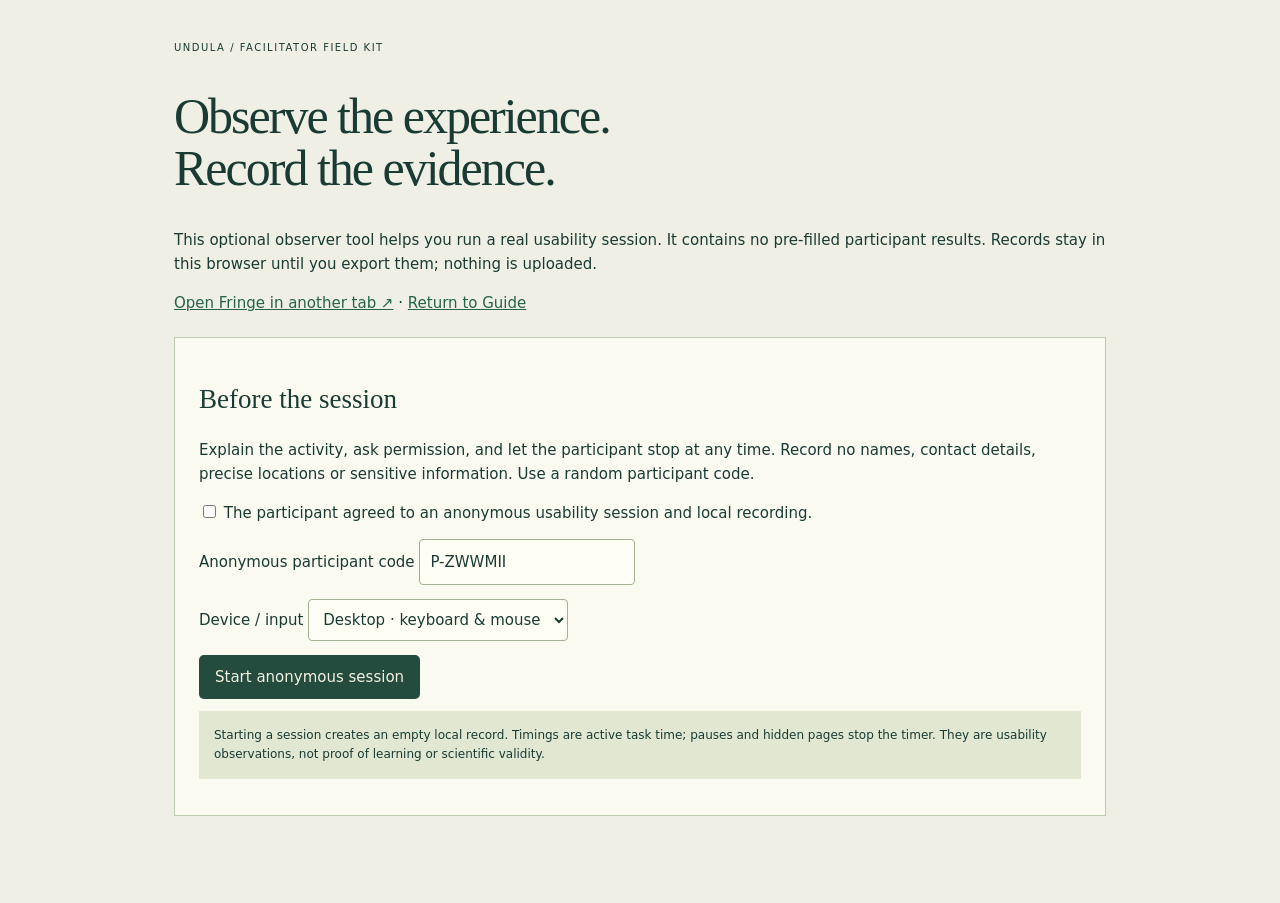
<file: study.html>
<!doctype html>
<html lang="en"><head><meta charset="utf-8"><meta name="viewport" content="width=device-width,initial-scale=1"><title>Undula · Usability field kit</title><meta name="robots" content="noindex"><style>
*{box-sizing:border-box}body{font:15px/1.6 system-ui,sans-serif;max-width:980px;margin:40px auto;padding:0 24px;background:#f0efe5;color:#193b34}h1{font:50px/1.05 Georgia,serif;letter-spacing:-.04em}h2{font:27px Georgia,serif}a{color:#246349}.eyebrow{font-size:10px;letter-spacing:.15em}section{border:1px solid #bfccb1;padding:24px;margin:22px 0;background:#fafaf1}label{display:block;margin:14px 0}input,textarea,select,button{font:inherit;color:inherit}input[type=text],textarea,select{padding:10px;border:1px solid #a1b290;background:#fffef4;border-radius:4px;max-width:100%}textarea{display:block;width:100%;min-height:70px}button{background:#234b3e;color:#f3f1df;border:0;border-radius:5px;padding:10px 16px;cursor:pointer}button:disabled{opacity:.45;cursor:default}.secondary{background:transparent;border:1px solid #9bab8b;color:#234b3e}.task{border-top:1px solid #c7d0bd;padding:20px 0}.task p{margin:7px 0}.task small{color:#526851}.task-controls{display:flex;gap:8px;flex-wrap:wrap;align-items:center}.task-controls select{font-size:12px}.timer{font-variant-numeric:tabular-nums}.notice{padding:15px;background:#e1e7d1;font-size:12px}#status{min-height:25px}[hidden]{display:none!important}:focus-visible{outline:3px solid #a37336;outline-offset:3px}@media(max-width:600px){body{padding:0 16px;margin-top:25px}h1{font-size:39px}section{padding:18px}}
</style></head><body><p class="eyebrow">UNDULA / FACILITATOR FIELD KIT</p><h1>Observe the experience.<br>Record the evidence.</h1><p>This optional observer tool helps you run a real usability session. It contains no pre-filled participant results. Records stay in this browser until you export them; nothing is uploaded.</p><p><a href="./#journey" target="_blank" rel="noopener">Open Fringe in another tab ↗</a> · <a href="./#guide">Return to Guide</a></p>
<section><h2>Before the session</h2><p>Explain the activity, ask permission, and let the participant stop at any time. Record no names, contact details, precise locations or sensitive information. Use a random participant code.</p><label><input type="checkbox" id="consent"> The participant agreed to an anonymous usability session and local recording.</label><label>Anonymous participant code <input id="participant" type="text" maxlength="32" autocomplete="off"></label><label>Device / input <select id="device"><option>Desktop · keyboard & mouse</option><option>Mobile · touch</option><option>Desktop · keyboard only</option><option>Other / assistive input</option></select></label><button id="start">Start anonymous session</button><p class="notice">Starting a session creates an empty local record. Timings are active task time; pauses and hidden pages stop the timer. They are usability observations, not proof of learning or scientific validity.</p></section>
<section id="session" hidden><p class="eyebrow" id="session-code"></p><h2>Watch first. Help only when needed.</h2><p>Read each task once. Start its timer, observe what happens, then record the outcome and the assistance provided. Explanations should be in the participant’s own words.</p><div id="tasks"></div><label>Anonymous observer notes<textarea id="notes" maxlength="2000" placeholder="Observed friction, confusion, accessibility barriers. Do not enter identifying details."></textarea></label><button id="export">Export anonymous session JSON</button> <button id="discard" class="secondary">Discard this local session</button></section><p id="status" role="status" aria-live="polite"></p><script type="module" src="study.js?v=11.0"></script></body></html>
</file>
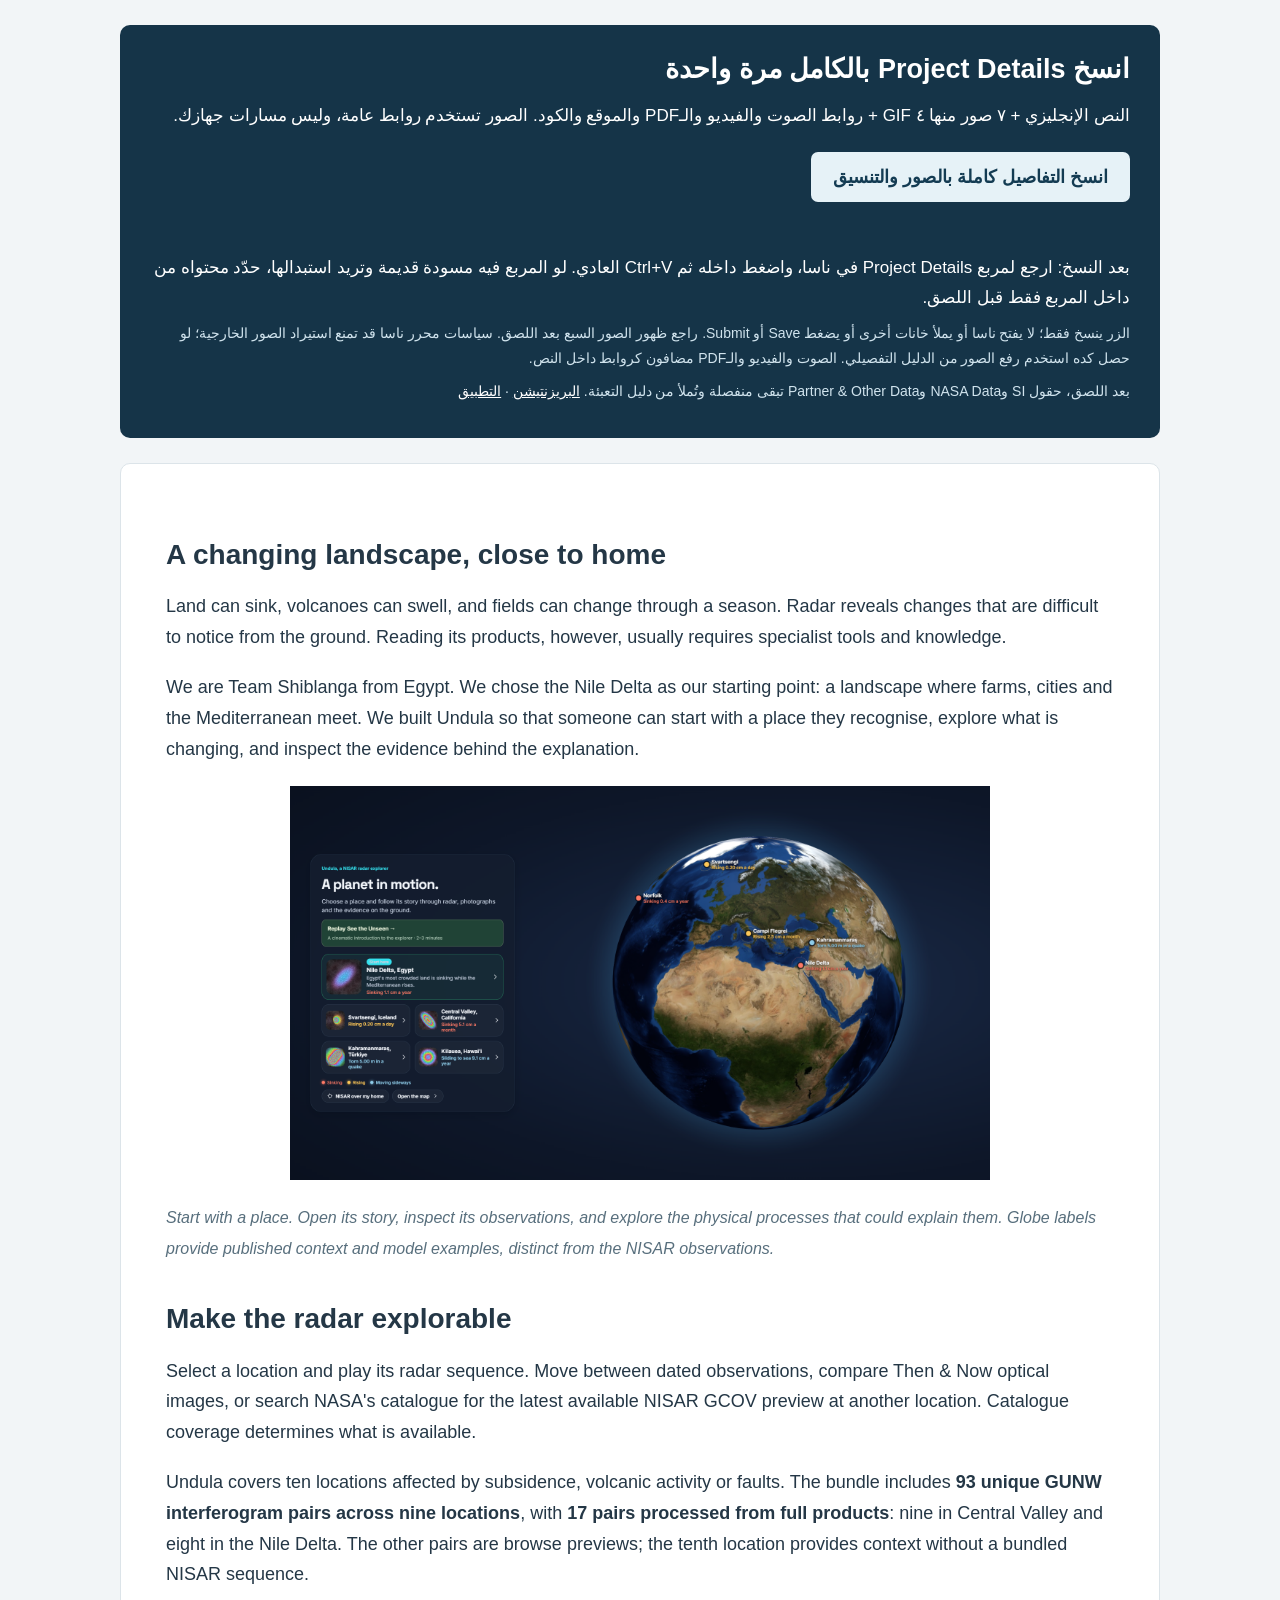
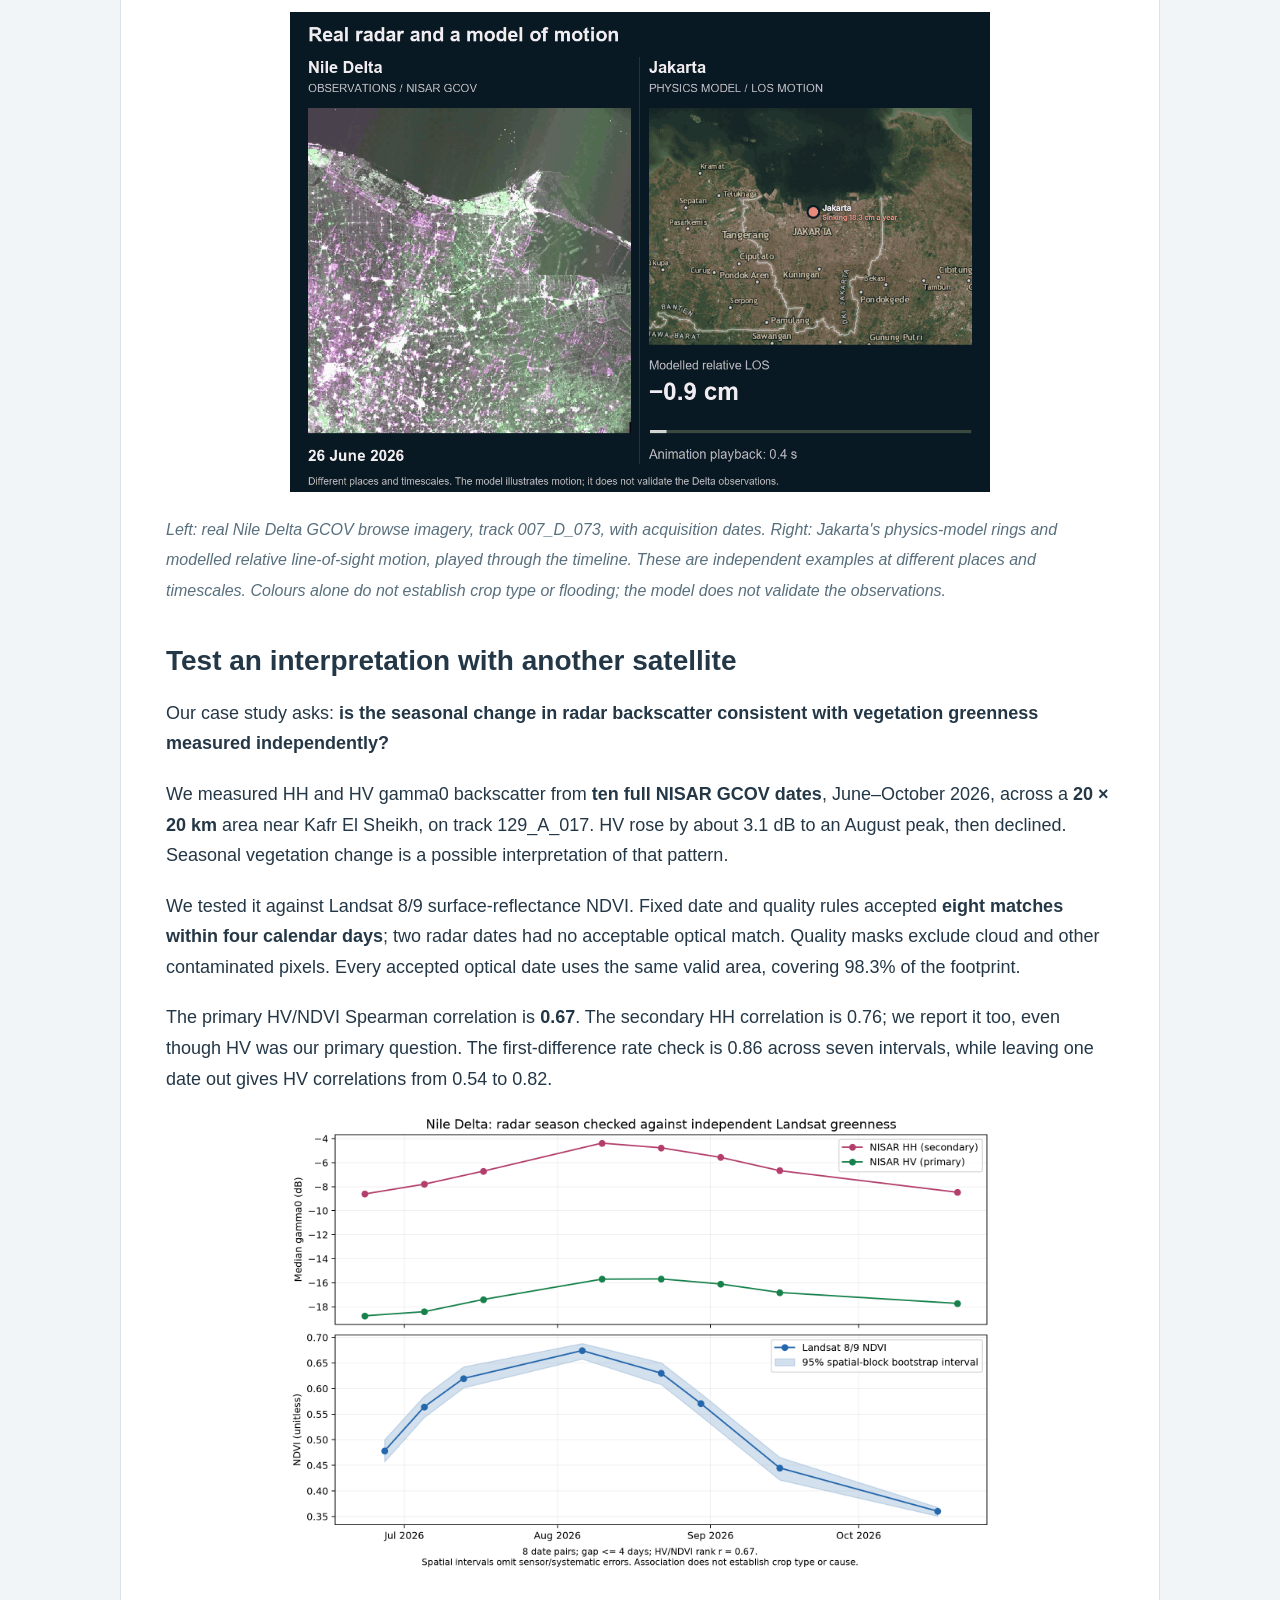
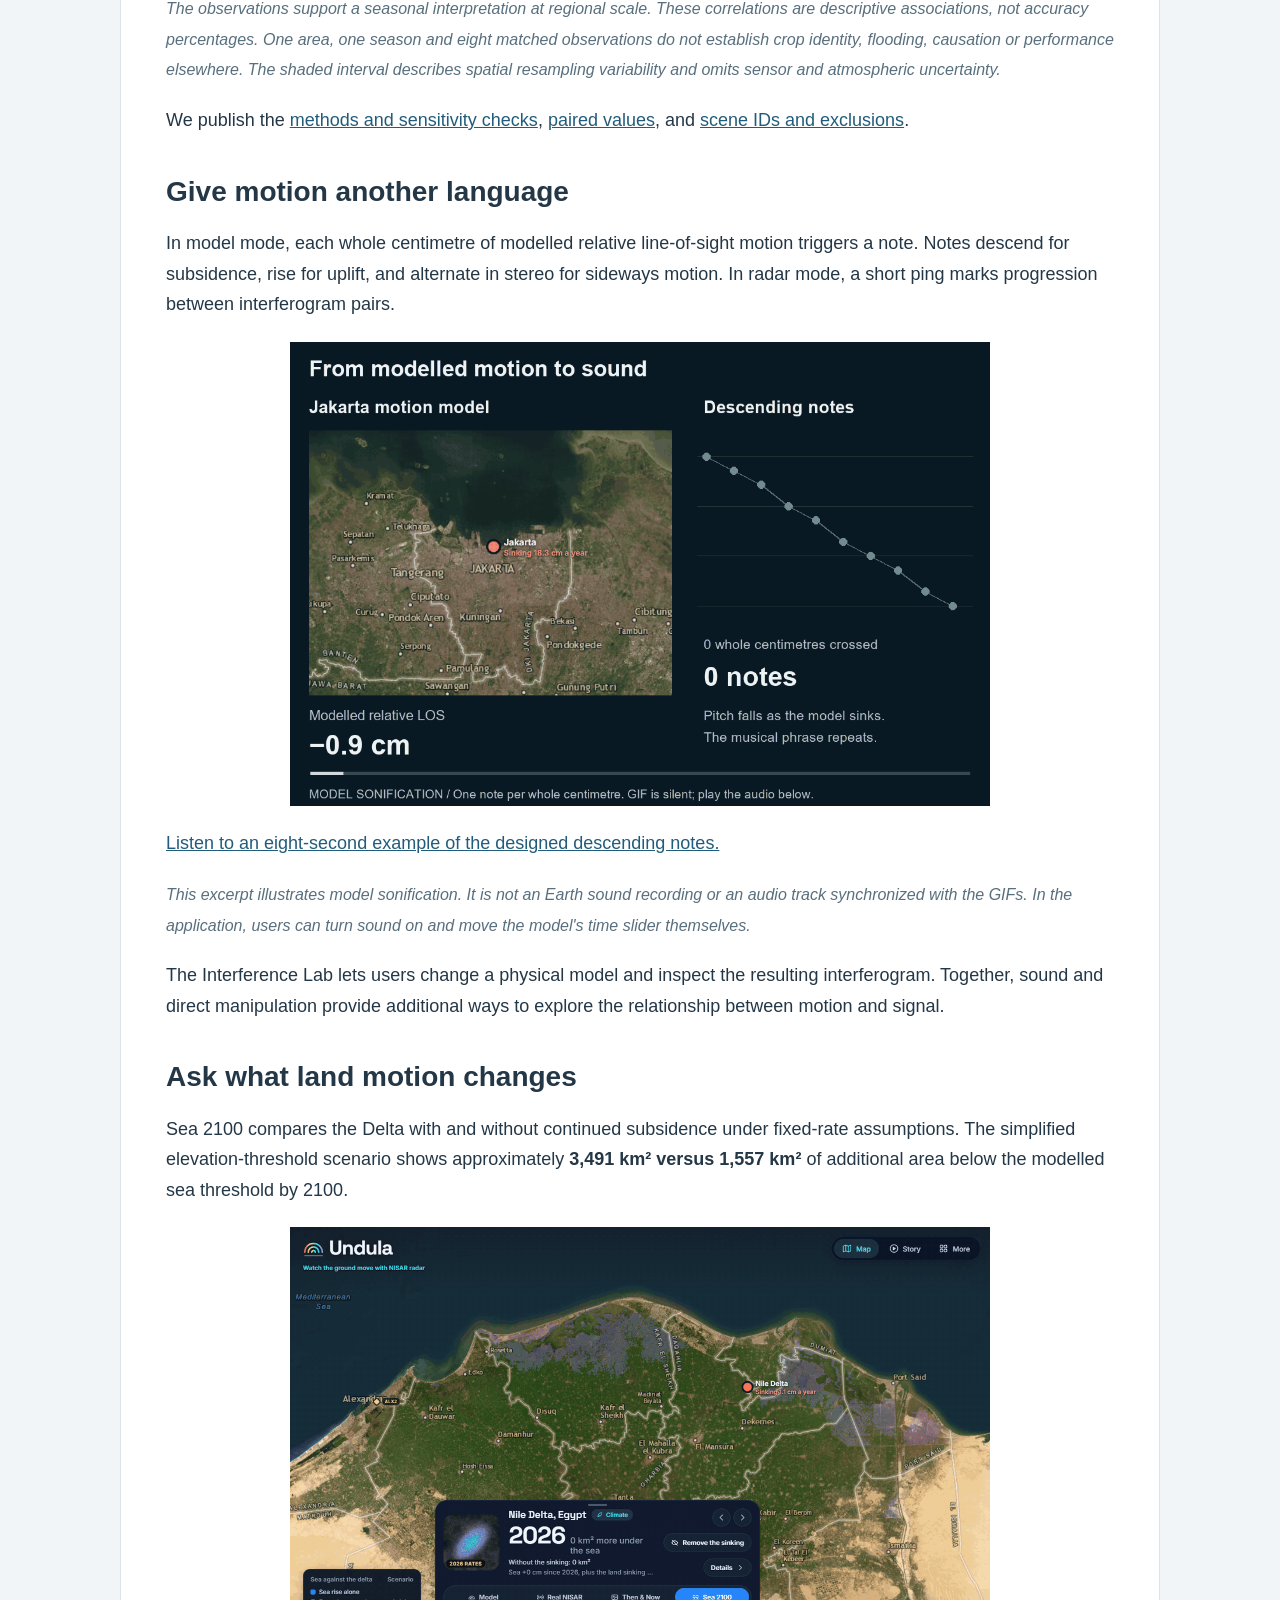
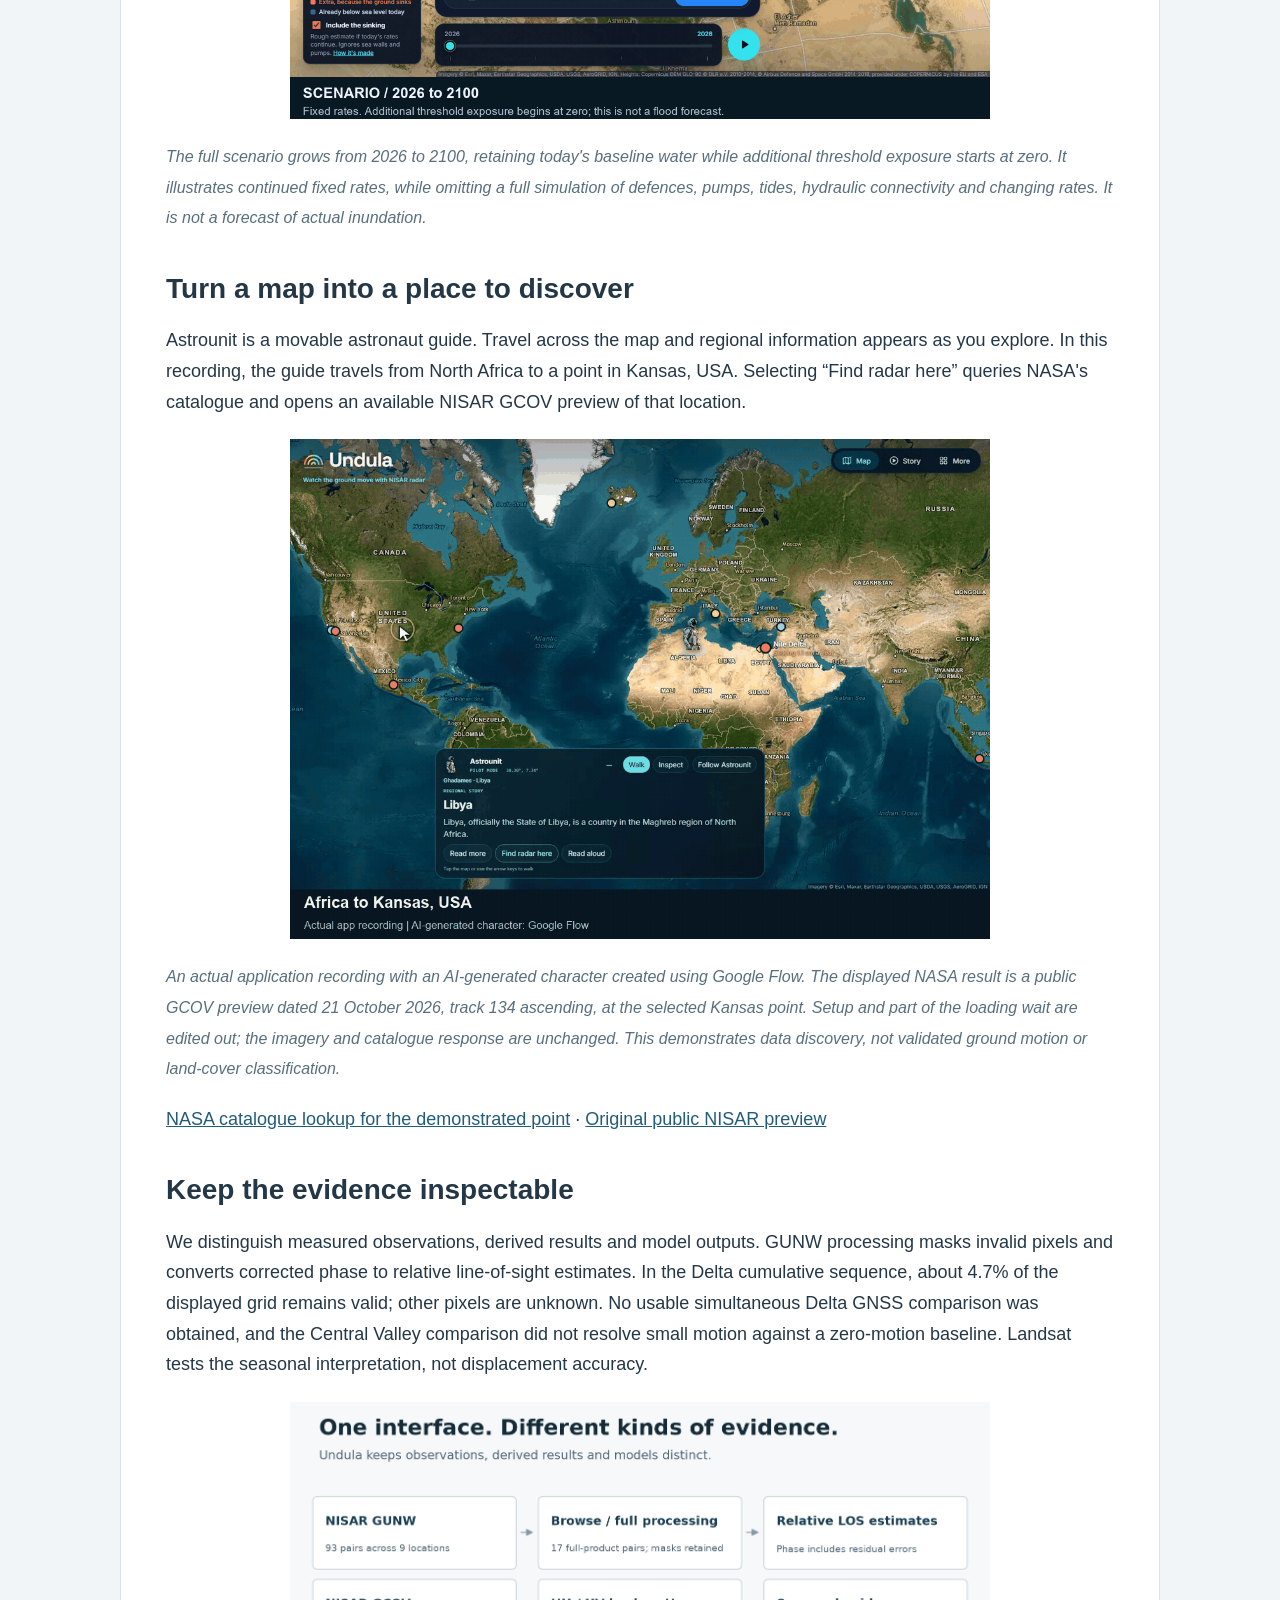
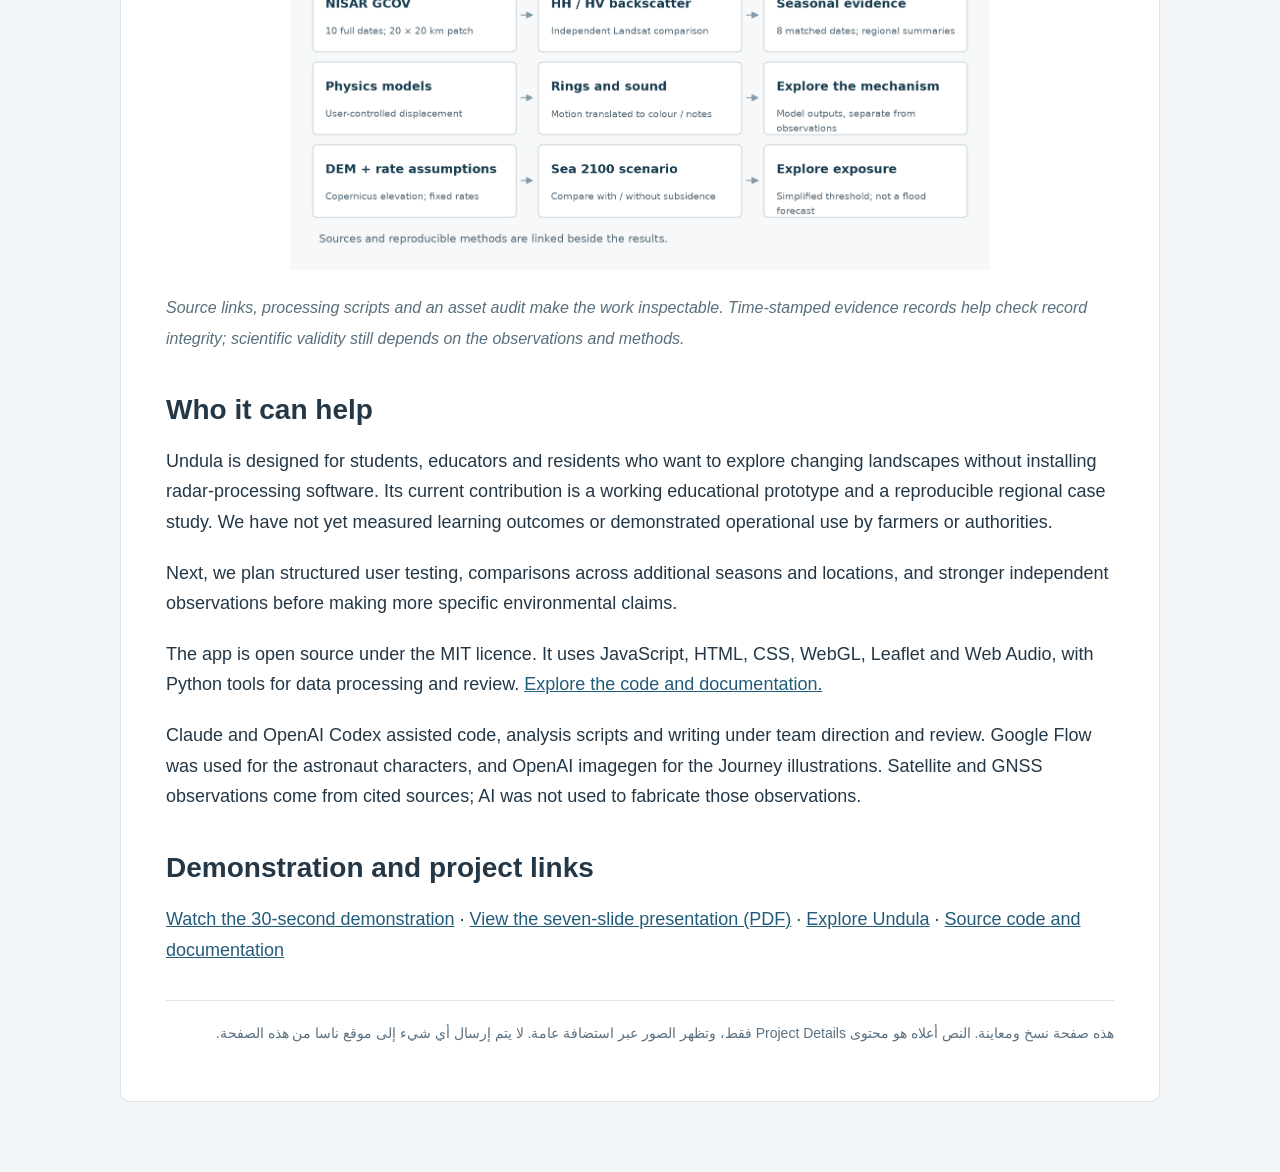
<file: submission-copy.html>
<!doctype html><html lang="ar" dir="rtl"><meta charset="utf-8"><meta name="viewport" content="width=device-width,initial-scale=1"><title>Undula — انسخ Project Details مرة واحدة</title>
<style>*{box-sizing:border-box}body{margin:0;background:#f2f5f7;color:#203543;font:17px/1.75 Arial,sans-serif}header{max-width:1040px;margin:25px auto;padding:25px 30px;background:#153448;color:white;border-radius:10px}header h1{font-size:27px;line-height:1.45;margin:0 0 12px}header p{margin:9px 0}button{font:700 18px Arial,sans-serif;padding:14px 22px;border:0;border-radius:7px;cursor:pointer;background:#e6f2f7;color:#143c53;margin:12px 0}.status{min-height:30px;color:#d2edf6}main{max-width:1040px;margin:24px auto 70px;padding:35px 45px;background:white;border:1px solid #dce4e9;border-radius:10px}#details{font:18px/1.7 Arial,sans-serif;color:#243746}h2{font-size:28px;line-height:1.3;margin:38px 0 18px}p{margin:0 0 20px}a{color:#225c7b;overflow-wrap:anywhere}img{display:block;max-width:100%;height:auto;margin:22px auto}em{color:#586f7d;font-size:16px}.help{font-size:14px;color:#d0e3ed}header a{color:white}.note{font-size:14px;border-top:1px solid #dce4e9;margin-top:35px;padding-top:20px;color:#5b7080}@media(max-width:650px){header{margin:12px;padding:20px}main{margin:12px;padding:22px 18px}#details{font-size:17px}h2{font-size:25px}button{width:100%;font-size:16px}}</style>
<header><h1>انسخ Project Details بالكامل مرة واحدة</h1><p>النص الإنجليزي + ٧ صور منها ٤ GIF + روابط الصوت والفيديو والـPDF والموقع والكود. الصور تستخدم روابط عامة، وليس مسارات جهازك.</p><button id="copy">انسخ التفاصيل كاملة بالصور والتنسيق</button><div id="status" class="status" role="status"></div><p>بعد النسخ: ارجع لمربع Project Details في ناسا، واضغط داخله ثم Ctrl+V العادي. لو المربع فيه مسودة قديمة وتريد استبدالها، حدّد محتواه من داخل المربع فقط قبل اللصق.</p><p class="help">الزر ينسخ فقط؛ لا يفتح ناسا أو يملأ خانات أخرى أو يضغط Save أو Submit. راجع ظهور الصور السبع بعد اللصق. سياسات محرر ناسا قد تمنع استيراد الصور الخارجية؛ لو حصل كده استخدم رفع الصور من الدليل التفصيلي. الصوت والفيديو والـPDF مضافون كروابط داخل النص.</p><p class="help">بعد اللصق، حقول SI وNASA Data وPartner & Other Data تبقى منفصلة وتُملأ من دليل التعبئة. <a href="https://mohamedo6.github.io/Shibanga/">البريزنتيشن</a> · <a href="https://undula.vercel.app/">التطبيق</a></p></header>
<main><article id="details" dir="ltr" lang="en"><h2>A changing landscape, close to home</h2>
<p>Land can sink, volcanoes can swell, and fields can change through a season. Radar reveals changes that are difficult to notice from the ground. Reading its products, however, usually requires specialist tools and knowledge.</p>
<p>We are Team Shiblanga from Egypt. We chose the Nile Delta as our starting point: a landscape where farms, cities and the Mediterranean meet. We built Undula so that someone can start with a place they recognise, explore what is changing, and inspect the evidence behind the explanation.</p>
<p><img src="https://mohamedo6.github.io/Shibanga/assets/submission/00-undula-overview.png" alt="Undula&#x27;s application view showing the globe and locations available to explore." width="700" height="394" style="max-width:100%;height:auto;display:block"></p>
<p><em>Start with a place. Open its story, inspect its observations, and explore the physical processes that could explain them. Globe labels provide published context and model examples, distinct from the NISAR observations.</em></p>
<h2>Make the radar explorable</h2>
<p>Select a location and play its radar sequence. Move between dated observations, compare Then &amp; Now optical images, or search NASA&#x27;s catalogue for the latest available NISAR GCOV preview at another location. Catalogue coverage determines what is available.</p>
<p>Undula covers ten locations affected by subsidence, volcanic activity or faults. The bundle includes <strong>93 unique GUNW interferogram pairs across nine locations</strong>, with <strong>17 pairs processed from full products</strong>: nine in Central Valley and eight in the Nile Delta. The other pairs are browse previews; the tenth location provides context without a bundled NISAR sequence.</p>
<p><img src="https://mohamedo6.github.io/Shibanga/assets/submission/01-nisar-season.gif" alt="Dated Nile Delta NISAR observations beside the growing rings and timeline of Undula&#x27;s Jakarta motion model." width="700" height="480" style="max-width:100%;height:auto;display:block"></p>
<p><em>Left: real Nile Delta GCOV browse imagery, track 007_D_073, with acquisition dates. Right: Jakarta&#x27;s physics-model rings and modelled relative line-of-sight motion, played through the timeline. These are independent examples at different places and timescales. Colours alone do not establish crop type or flooding; the model does not validate the observations.</em></p>
<h2>Test an interpretation with another satellite</h2>
<p>Our case study asks: <strong>is the seasonal change in radar backscatter consistent with vegetation greenness measured independently?</strong></p>
<p>We measured HH and HV gamma0 backscatter from <strong>ten full NISAR GCOV dates</strong>, June–October 2026, across a <strong>20 × 20 km</strong> area near Kafr El Sheikh, on track 129_A_017. HV rose by about 3.1 dB to an August peak, then declined. Seasonal vegetation change is a possible interpretation of that pattern.</p>
<p>We tested it against Landsat 8/9 surface-reflectance NDVI. Fixed date and quality rules accepted <strong>eight matches within four calendar days</strong>; two radar dates had no acceptable optical match. Quality masks exclude cloud and other contaminated pixels. Every accepted optical date uses the same valid area, covering 98.3% of the footprint.</p>
<p>The primary HV/NDVI Spearman correlation is <strong>0.67</strong>. The secondary HH correlation is 0.76; we report it too, even though HV was our primary question. The first-difference rate check is 0.86 across seven intervals, while leaving one date out gives HV correlations from 0.54 to 0.82.</p>
<p><img src="https://mohamedo6.github.io/Shibanga/assets/submission/04-season-check.png" alt="Seasonal NISAR HH/HV backscatter and independently measured Landsat greenness, with separate units and a spatial resampling interval." width="700" height="455" style="max-width:100%;height:auto;display:block"></p>
<p><em>The observations support a seasonal interpretation at regional scale. These correlations are descriptive associations, not accuracy percentages. One area, one season and eight matched observations do not establish crop identity, flooding, causation or performance elsewhere. The shaded interval describes spatial resampling variability and omits sensor and atmospheric uncertainty.</em></p>
<p>We publish the <a href="https://github.com/MohamedO6/Undula/blob/main/pipeline/SCIENCE.md">methods and sensitivity checks</a>, <a href="https://github.com/MohamedO6/Undula/blob/main/data/nisar/nile-delta/season-check.csv">paired values</a>, and <a href="https://github.com/MohamedO6/Undula/blob/main/data/nisar/nile-delta/season-check.json">scene IDs and exclusions</a>.</p>
<h2>Give motion another language</h2>
<p>In model mode, each whole centimetre of modelled relative line-of-sight motion triggers a note. Notes descend for subsidence, rise for uplift, and alternate in stereo for sideways motion. In radar mode, a short ping marks progression between interferogram pairs.</p>
<p><img src="https://mohamedo6.github.io/Shibanga/assets/submission/07-motion-to-sound.gif" alt="Jakarta&#x27;s modelled motion progressing beside the descending musical phrase, with one note event for every whole centimetre crossed." width="700" height="465" style="max-width:100%;height:auto;display:block"></p>
<p><a href="https://mohamedo6.github.io/Shibanga/assets/submission/06-model-sonification.mp3">Listen to an eight-second example of the designed descending notes.</a></p>
<p><em>This excerpt illustrates model sonification. It is not an Earth sound recording or an audio track synchronized with the GIFs. In the application, users can turn sound on and move the model&#x27;s time slider themselves.</em></p>
<p>The Interference Lab lets users change a physical model and inspect the resulting interferogram. Together, sound and direct manipulation provide additional ways to explore the relationship between motion and signal.</p>
<h2>Ask what land motion changes</h2>
<p>Sea 2100 compares the Delta with and without continued subsidence under fixed-rate assumptions. The simplified elevation-threshold scenario shows approximately <strong>3,491 km² versus 1,557 km²</strong> of additional area below the modelled sea threshold by 2100.</p>
<p><img src="https://mohamedo6.github.io/Shibanga/assets/submission/02-sea-scenario.gif" alt="The Nile Delta scenario growing year by year from zero additional exposure in 2026 to the modelled area in 2100." width="700" height="492" style="max-width:100%;height:auto;display:block"></p>
<p><em>The full scenario grows from 2026 to 2100, retaining today&#x27;s baseline water while additional threshold exposure starts at zero. It illustrates continued fixed rates, while omitting a full simulation of defences, pumps, tides, hydraulic connectivity and changing rates. It is not a forecast of actual inundation.</em></p>
<h2>Turn a map into a place to discover</h2>
<p>Astrounit is a movable astronaut guide. Travel across the map and regional information appears as you explore. In this recording, the guide travels from North Africa to a point in Kansas, USA. Selecting “Find radar here” queries NASA&#x27;s catalogue and opens an available NISAR GCOV preview of that location.</p>
<p><img src="https://mohamedo6.github.io/Shibanga/assets/submission/03-astrounit.gif" alt="Astrounit travelling from Africa to Kansas, selecting Find radar here and opening NASA&#x27;s NISAR preview for the selected point." width="700" height="500" style="max-width:100%;height:auto;display:block"></p>
<p><em>An actual application recording with an AI-generated character created using Google Flow. The displayed NASA result is a public GCOV preview dated 21 October 2026, track 134 ascending, at the selected Kansas point. Setup and part of the loading wait are edited out; the imagery and catalogue response are unchanged. This demonstrates data discovery, not validated ground motion or land-cover classification.</em></p>
<p><a href="https://cmr.earthdata.nasa.gov/search/granules.json?short_name=NISAR_L2_GCOV_PROVISIONAL_V1&amp;point=-97.3828,37.7186&amp;sort_key=-start_date&amp;page_size=40">NASA catalogue lookup for the demonstrated point</a> · <a href="https://nisar.asf.earthdatacloud.nasa.gov/BROWSE/NISAR_L2_GCOV_PROVISIONAL_V1/NISAR_L2_PR_GCOV_033_134_A_021_2005_DHDH_M_20261021T113757_20261021T113831_P05023_N_F_J_001/NISAR_L2_PR_GCOV_033_134_A_021_2005_DHDH_M_20261021T113757_20261021T113831_P05023_N_F_J_001_LATLON.png">Original public NISAR preview</a></p>
<h2>Keep the evidence inspectable</h2>
<p>We distinguish measured observations, derived results and model outputs. GUNW processing masks invalid pixels and converts corrected phase to relative line-of-sight estimates. In the Delta cumulative sequence, about 4.7% of the displayed grid remains valid; other pixels are unknown. No usable simultaneous Delta GNSS comparison was obtained, and the Central Valley comparison did not resolve small motion against a zero-motion baseline. Landsat tests the seasonal interpretation, not displacement accuracy.</p>
<p><img src="https://mohamedo6.github.io/Shibanga/assets/submission/05-evidence-flow.png" alt="The separate paths from observations and assumptions to derived results, audio models and the Sea 2100 scenario." width="700" height="469" style="max-width:100%;height:auto;display:block"></p>
<p><em>Source links, processing scripts and an asset audit make the work inspectable. Time-stamped evidence records help check record integrity; scientific validity still depends on the observations and methods.</em></p>
<h2>Who it can help</h2>
<p>Undula is designed for students, educators and residents who want to explore changing landscapes without installing radar-processing software. Its current contribution is a working educational prototype and a reproducible regional case study. We have not yet measured learning outcomes or demonstrated operational use by farmers or authorities.</p>
<p>Next, we plan structured user testing, comparisons across additional seasons and locations, and stronger independent observations before making more specific environmental claims.</p>
<p>The app is open source under the MIT licence. It uses JavaScript, HTML, CSS, WebGL, Leaflet and Web Audio, with Python tools for data processing and review. <a href="https://github.com/MohamedO6/Undula/">Explore the code and documentation.</a></p>
<p>Claude and OpenAI Codex assisted code, analysis scripts and writing under team direction and review. Google Flow was used for the astronaut characters, and OpenAI imagegen for the Journey illustrations. Satellite and GNSS observations come from cited sources; AI was not used to fabricate those observations.</p>
<h2>Demonstration and project links</h2>
<p><a href="https://www.youtube.com/watch?v=4QNA0zLUOnY">Watch the 30-second demonstration</a> · <a href="https://mohamedo6.github.io/Shibanga/Undula-Team-Shiblanga.pdf?v=99cd32f">View the seven-slide presentation (PDF)</a> · <a href="https://undula.vercel.app/">Explore Undula</a> · <a href="https://github.com/MohamedO6/Undula/">Source code and documentation</a></p></article><p class="note" dir="rtl">هذه صفحة نسخ ومعاينة. النص أعلاه هو محتوى Project Details فقط، وتظهر الصور عبر استضافة عامة. لا يتم إرسال أي شيء إلى موقع ناسا من هذه الصفحة.</p></main>
<script>
const details=document.getElementById('details'),statusNode=document.getElementById('status'),button=document.getElementById('copy');
function fallbackCopy(){const selection=getSelection(),range=document.createRange();range.selectNodeContents(details);selection.removeAllRanges();selection.addRange(range);return document.execCommand('copy')}
button.addEventListener('click',async()=>{button.disabled=true;statusNode.textContent='جارٍ النسخ…';try{if(navigator.clipboard?.write&&window.ClipboardItem){await navigator.clipboard.write([new ClipboardItem({'text/html':new Blob([details.innerHTML],{type:'text/html'}),'text/plain':new Blob([details.innerText],{type:'text/plain'})})]);}else if(!fallbackCopy())throw Error('copy unavailable');statusNode.textContent='تم النسخ بالتنسيق — الصقه داخل Project Details باستخدام Ctrl+V.';}catch(error){if(fallbackCopy())statusNode.textContent='تم نسخ المحتوى المحدد — الصقه داخل Project Details.';else statusNode.textContent='المحتوى متحدد الآن؛ اضغط Ctrl+C، ثم الصقه داخل Project Details.';}finally{button.disabled=false;}});
</script></html>
</file>
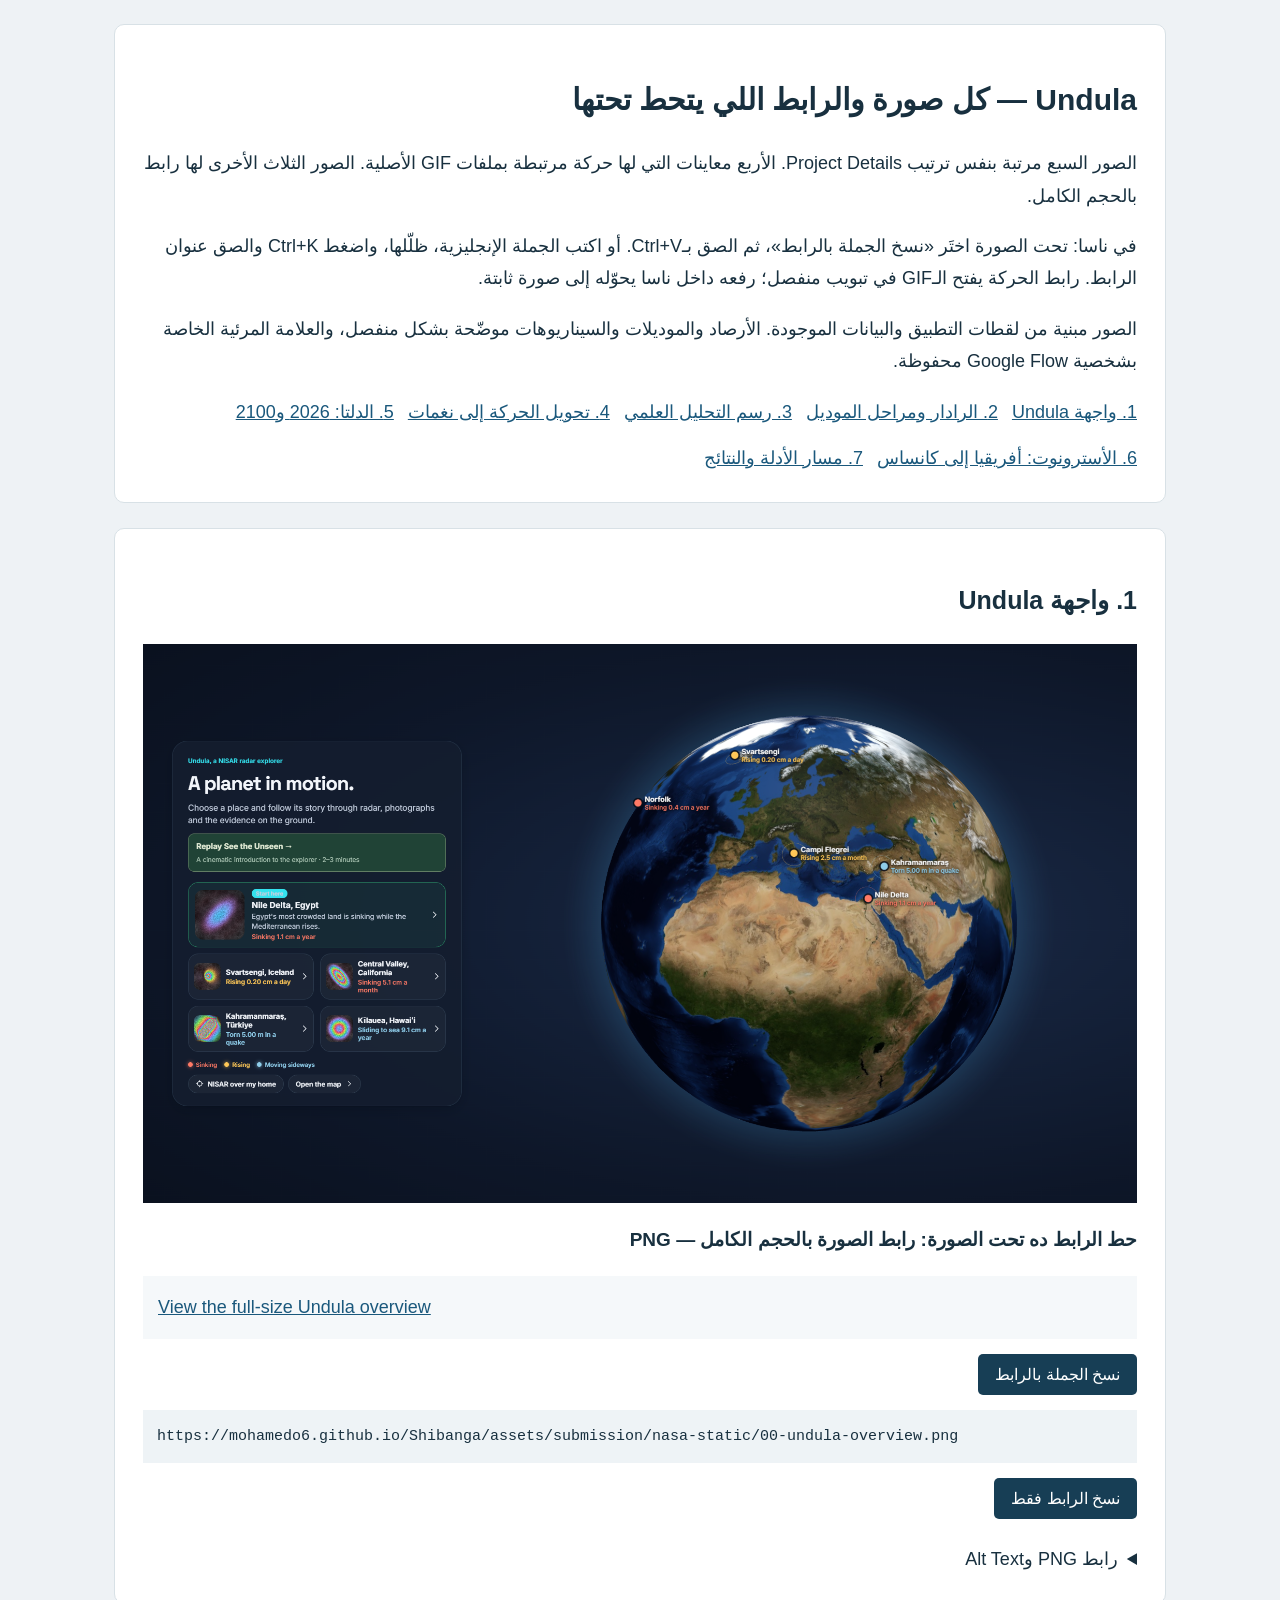
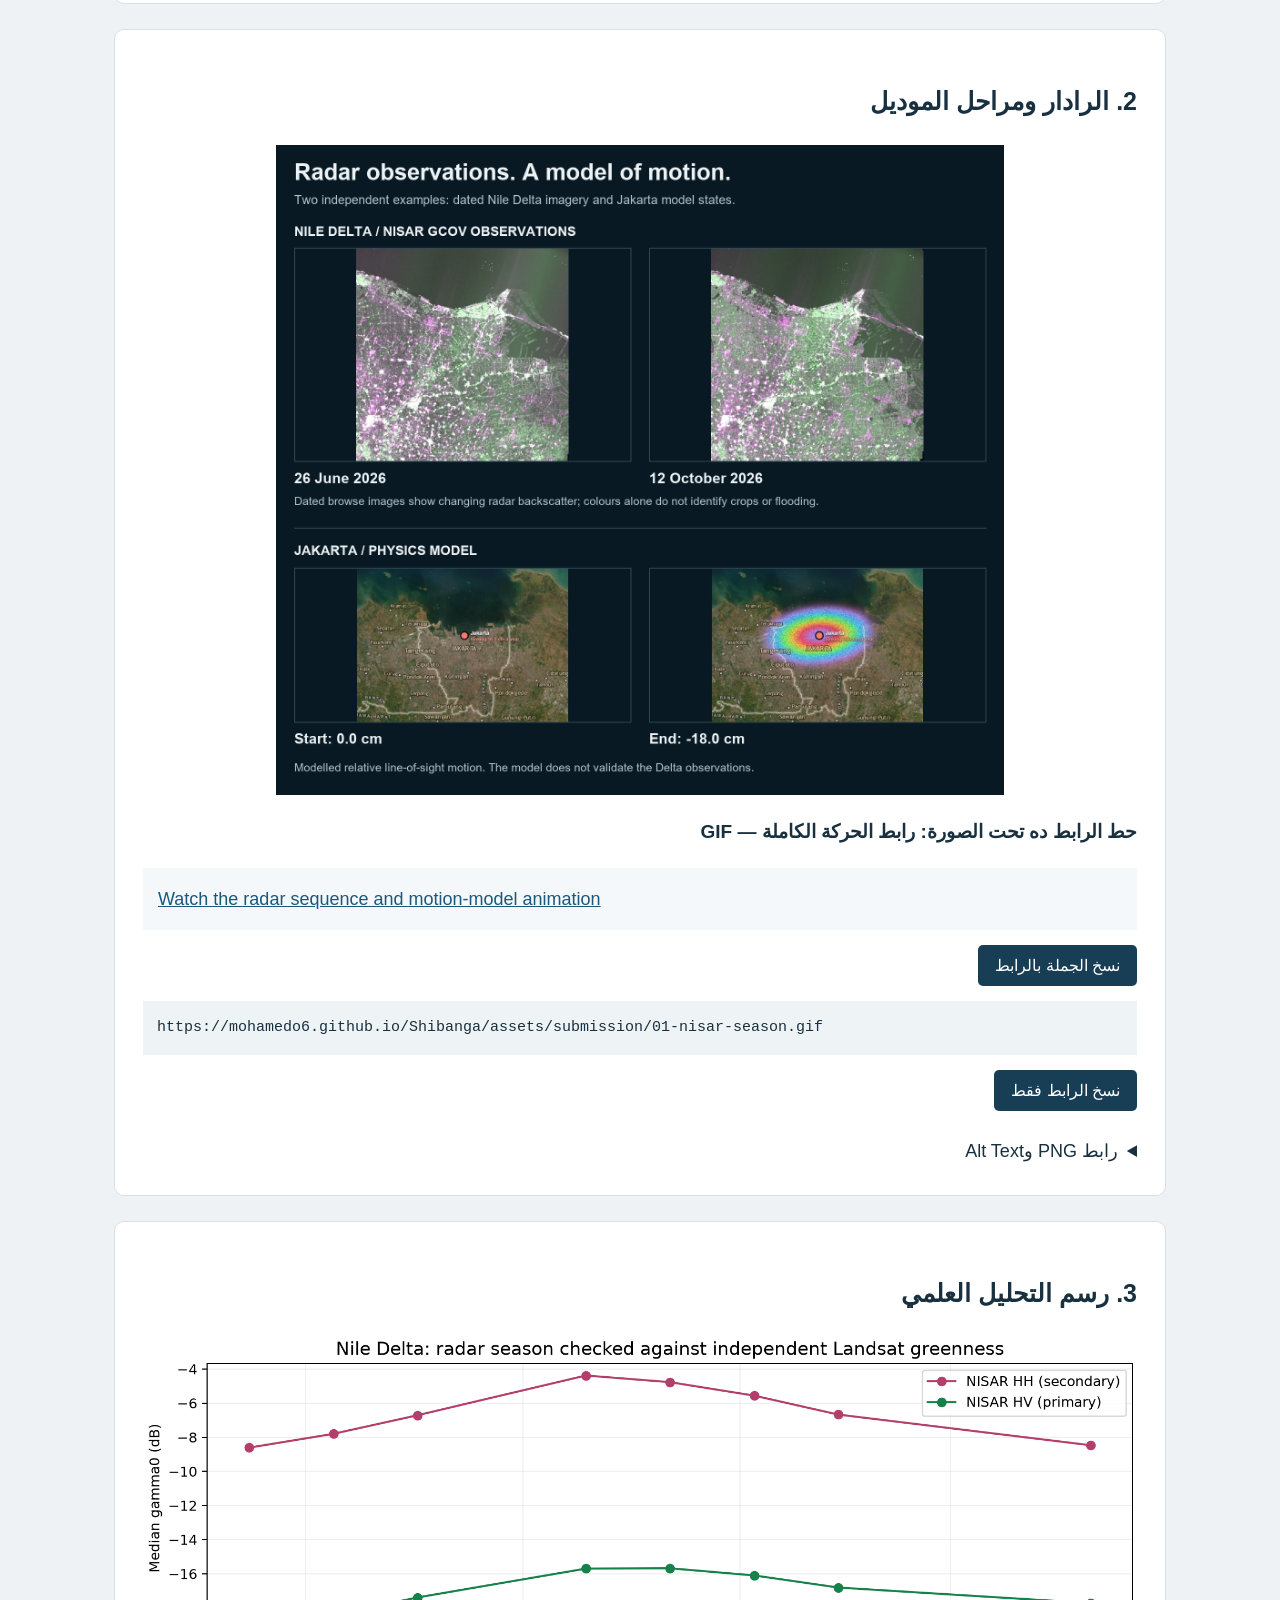
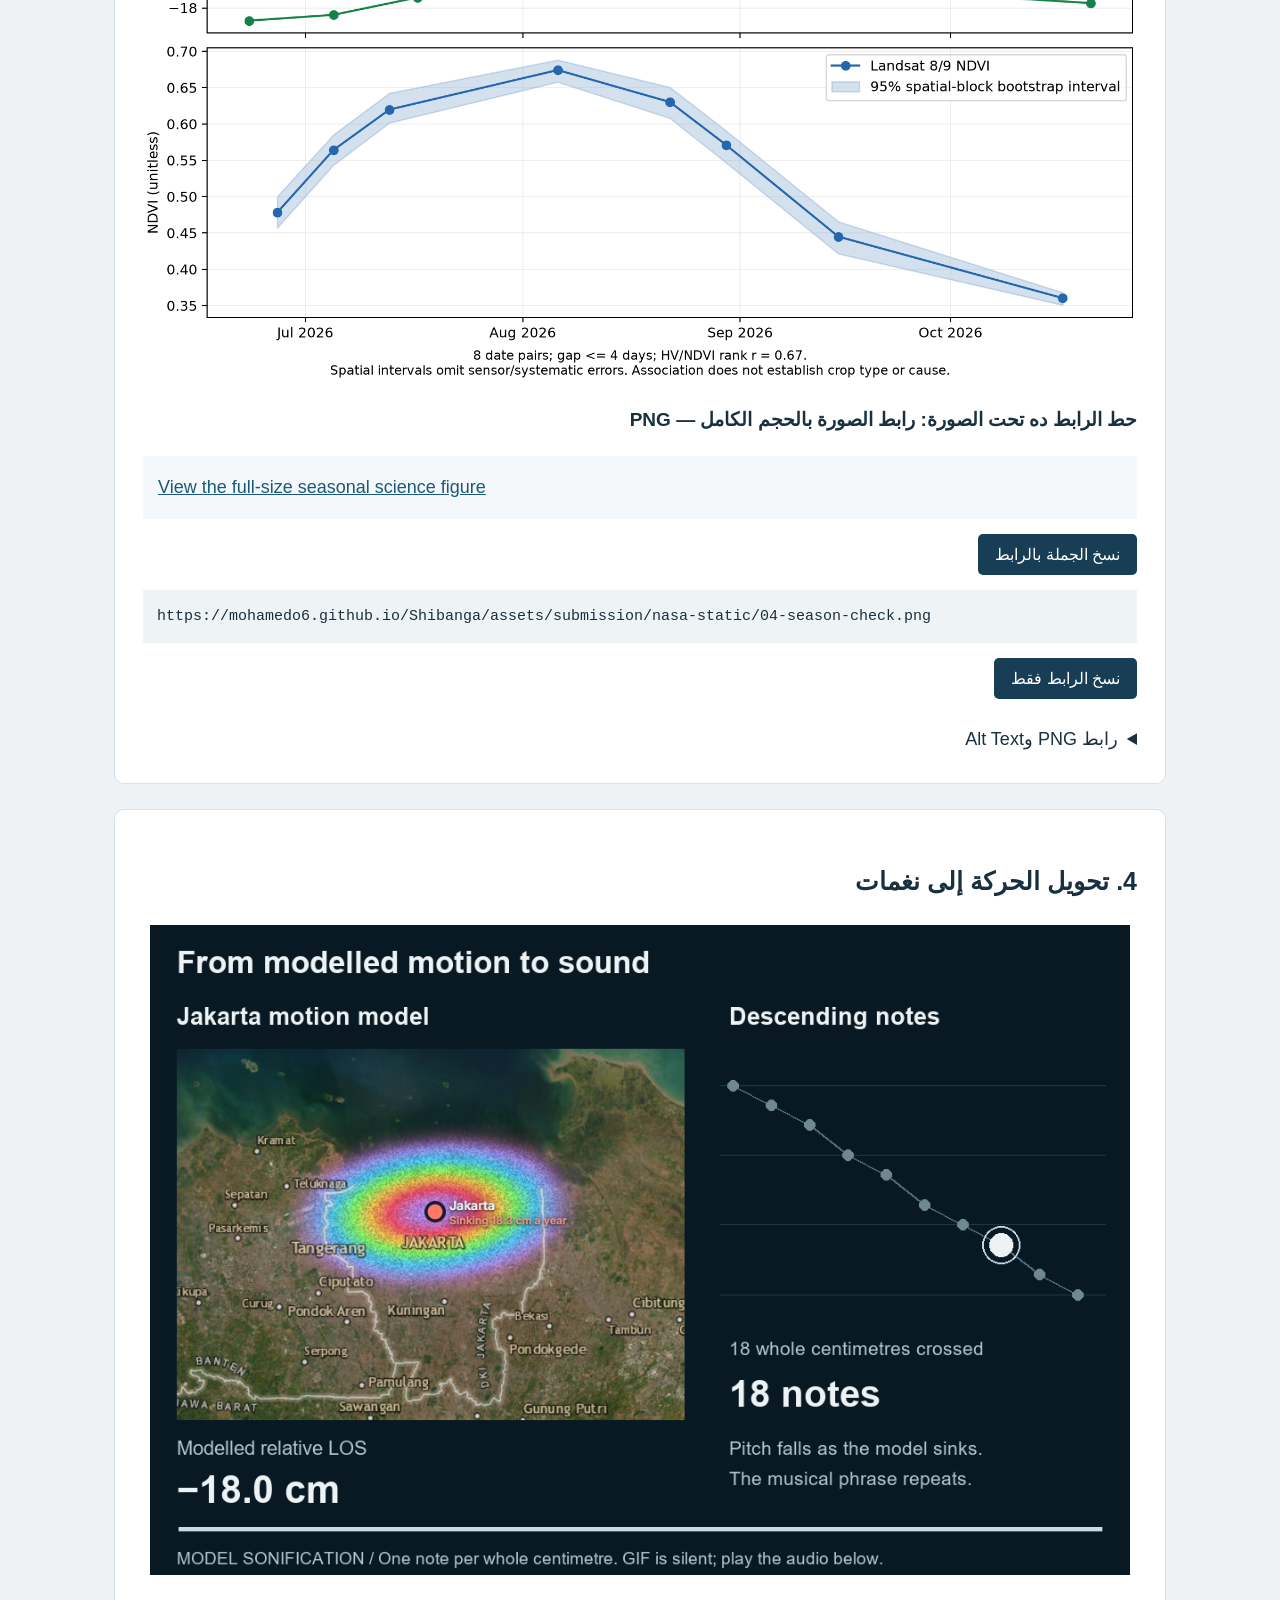
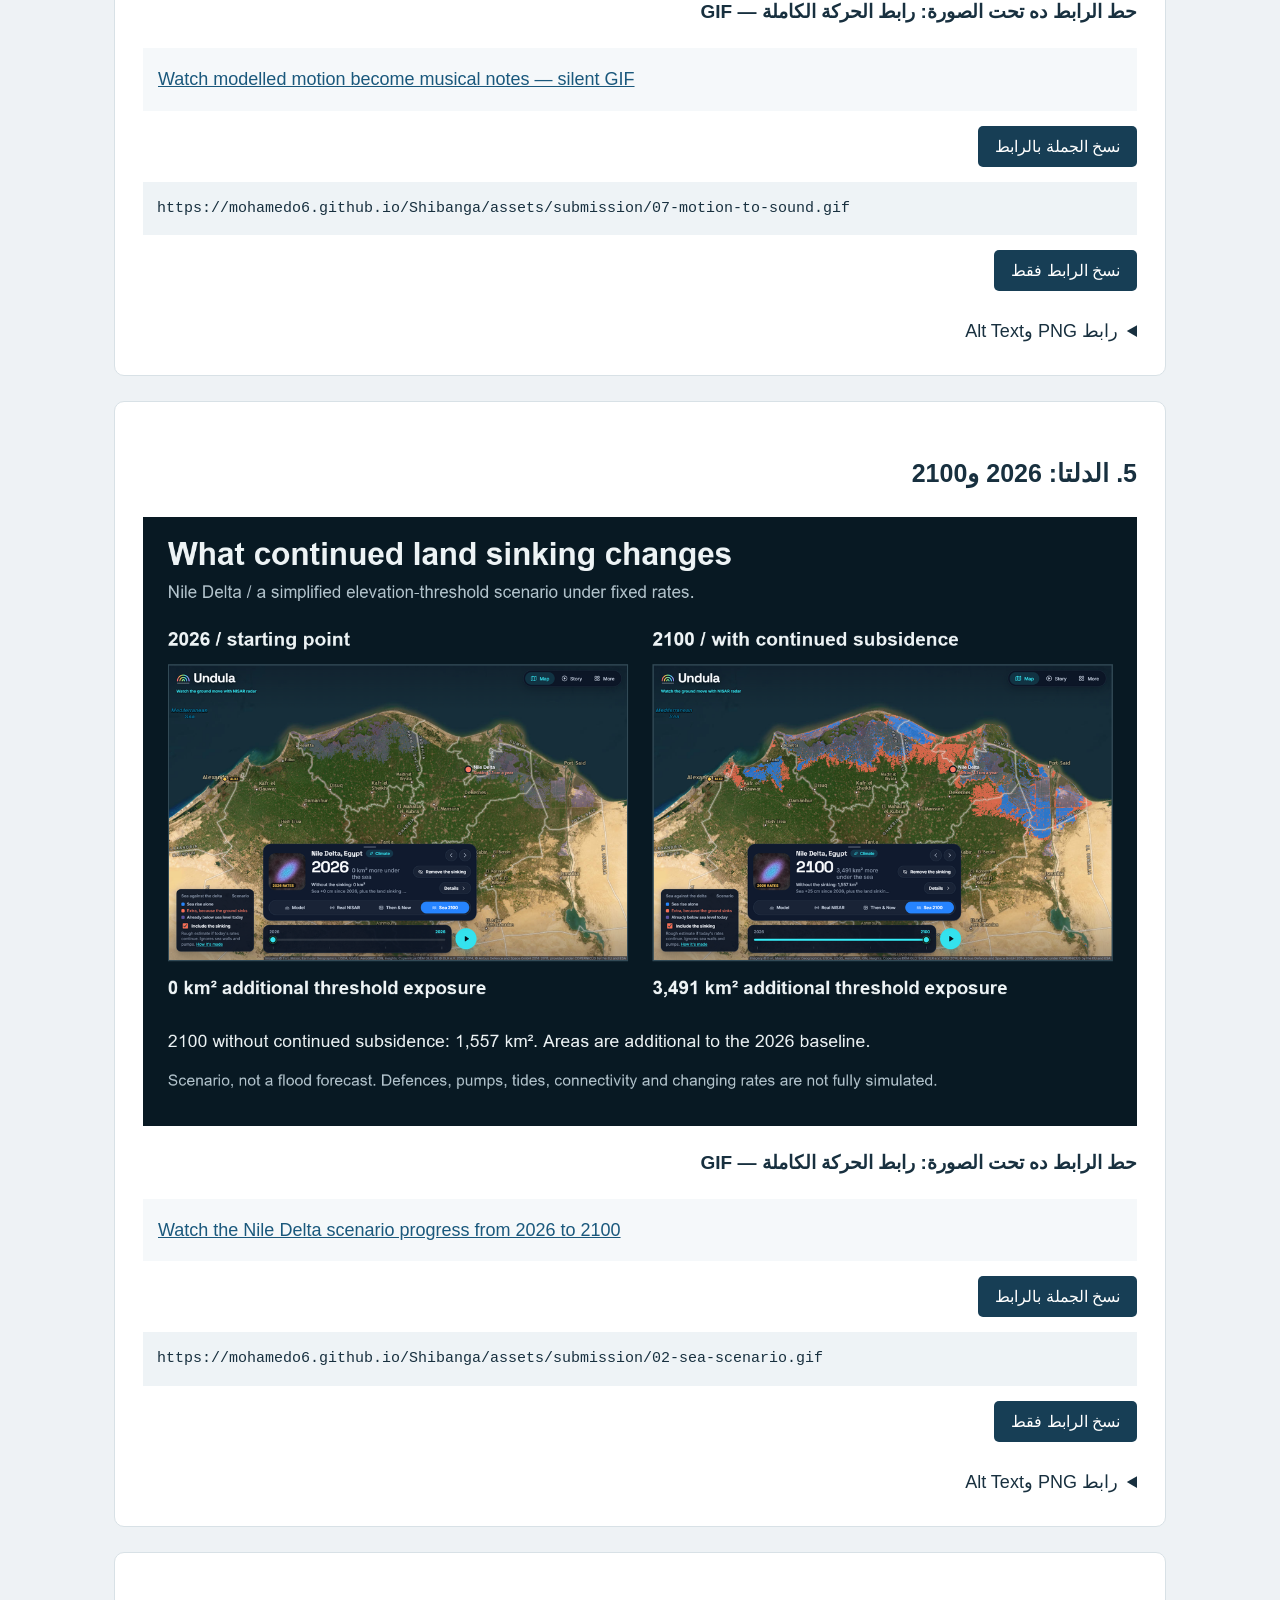
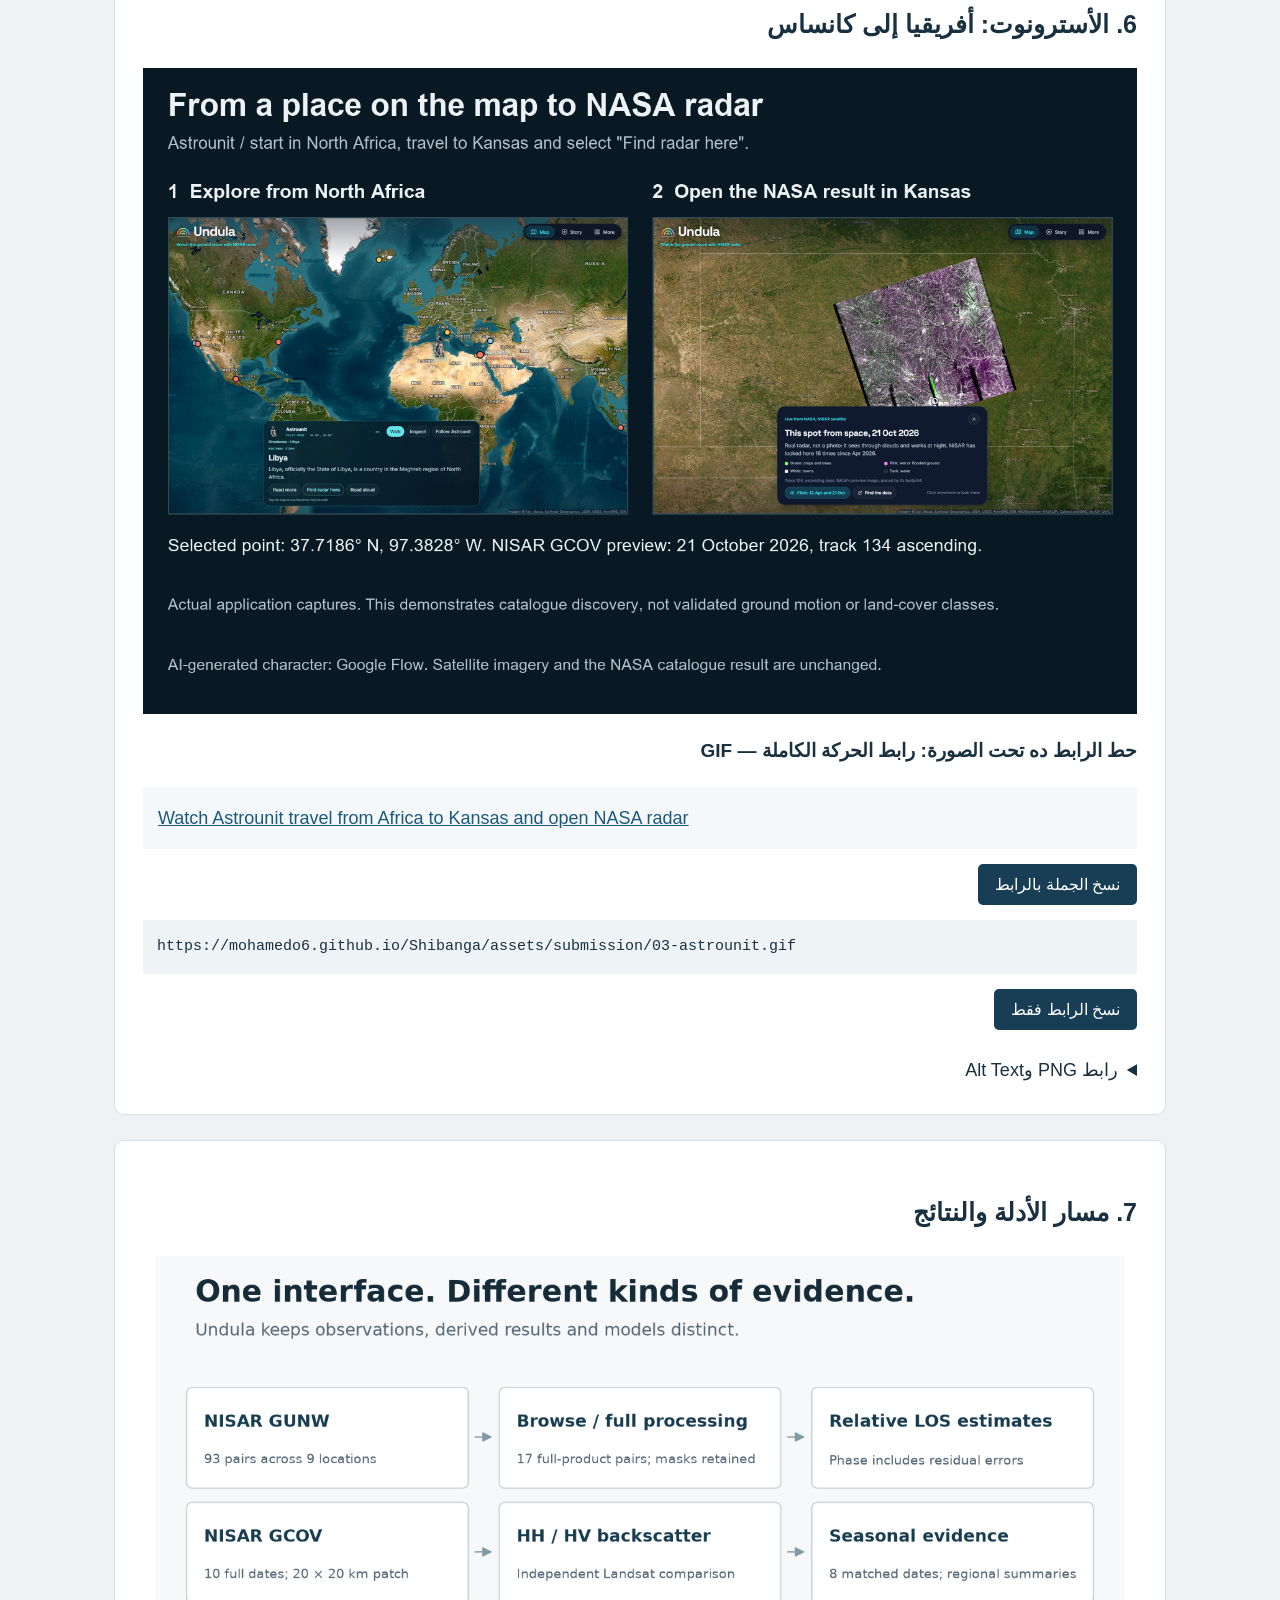
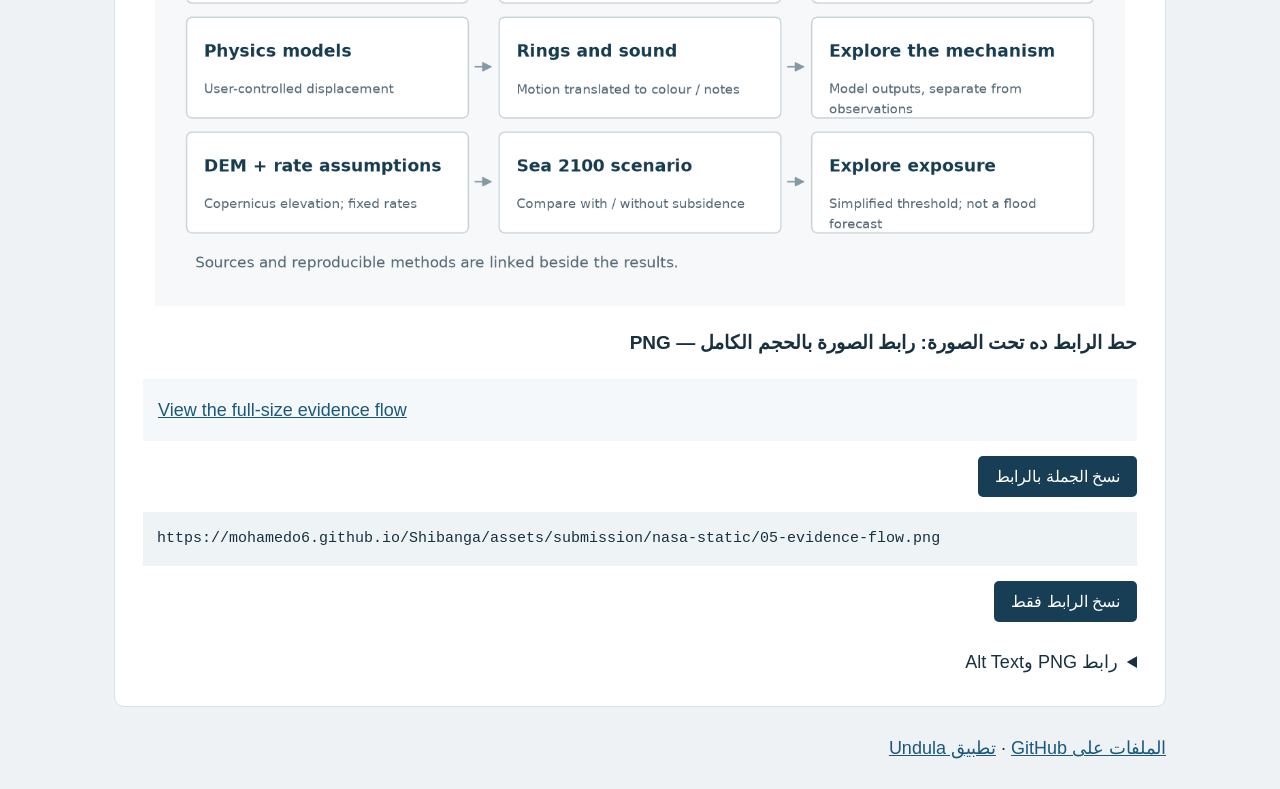
<file: submission-media.html>
<!doctype html><html lang="ar" dir="rtl"><meta charset="utf-8"><meta name="viewport" content="width=device-width,initial-scale=1"><title>Undula — روابط الصور والحركة</title><style>*{box-sizing:border-box}body{margin:0;background:#eef2f5;color:#18303f;font:18px/1.8 Arial,sans-serif}main{max-width:1100px;margin:auto;padding:24px}header,section{padding:28px;background:white;margin:0 0 25px;border:1px solid #d8e1e6;border-radius:10px}h1{font-size:30px}h2{font-size:25px}h3{font-size:19px}img{display:block;width:100%;max-height:650px;object-fit:contain;margin:20px 0}pre{font:15px/1.7 Consolas,monospace;white-space:pre-wrap;overflow-wrap:anywhere;padding:14px;background:#eef3f6}button{padding:11px 17px;font:16px Arial;cursor:pointer;background:#173e55;color:white;border:0;border-radius:5px}a{color:#1a587c;overflow-wrap:anywhere}.rich{padding:15px;background:#f5f8fa;margin:15px 0}details{margin-top:24px}summary{cursor:pointer}nav{display:flex;gap:14px;flex-wrap:wrap}#status{position:fixed;bottom:20px;left:20px;background:#173e55;color:white;padding:12px 18px}#status:empty{display:none}@media(max-width:600px){main{padding:10px}header,section{padding:17px}h1{font-size:26px}}</style><main><header><h1>Undula — كل صورة والرابط اللي يتحط تحتها</h1><p>الصور السبع مرتبة بنفس ترتيب Project Details. الأربع معاينات التي لها حركة مرتبطة بملفات GIF الأصلية. الصور الثلاث الأخرى لها رابط بالحجم الكامل.</p><p>في ناسا: تحت الصورة اختَر «نسخ الجملة بالرابط»، ثم الصق بـCtrl+V. أو اكتب الجملة الإنجليزية، ظلّلها، واضغط Ctrl+K والصق عنوان الرابط. رابط الحركة يفتح الـGIF في تبويب منفصل؛ رفعه داخل ناسا يحوّله إلى صورة ثابتة.</p><p>الصور مبنية من لقطات التطبيق والبيانات الموجودة. الأرصاد والموديلات والسيناريوهات موضّحة بشكل منفصل، والعلامة المرئية الخاصة بشخصية Google Flow محفوظة.</p><nav><a href="#image-1">1. واجهة Undula</a><a href="#image-2">2. الرادار ومراحل الموديل</a><a href="#image-3">3. رسم التحليل العلمي</a><a href="#image-4">4. تحويل الحركة إلى نغمات</a><a href="#image-5">5. الدلتا: 2026 و2100</a><a href="#image-6">6. الأسترونوت: أفريقيا إلى كانساس</a><a href="#image-7">7. مسار الأدلة والنتائج</a></nav></header><section id="image-1"><h2>1. واجهة Undula</h2><a href="https://mohamedo6.github.io/Shibanga/assets/submission/nasa-static/00-undula-overview.png" target="_blank" rel="noopener"><img loading="lazy" src="assets/submission/nasa-static/00-undula-overview.png" alt="Undula&#x27;s application view showing the globe and locations available to explore."></a><h3>حط الرابط ده تحت الصورة: رابط الصورة بالحجم الكامل — PNG</h3><div class="rich" dir="ltr" id="recommended-1"><a href="https://mohamedo6.github.io/Shibanga/assets/submission/nasa-static/00-undula-overview.png" target="_blank" rel="noopener">View the full-size Undula overview</a></div><button data-rich="recommended-1">نسخ الجملة بالرابط</button><pre dir="ltr">https://mohamedo6.github.io/Shibanga/assets/submission/nasa-static/00-undula-overview.png</pre><button data-copy="https://mohamedo6.github.io/Shibanga/assets/submission/nasa-static/00-undula-overview.png">نسخ الرابط فقط</button><details><summary>رابط PNG وAlt Text</summary><p>رابط الصورة الثابتة الجديدة:</p><pre dir="ltr">https://mohamedo6.github.io/Shibanga/assets/submission/nasa-static/00-undula-overview.png</pre><button data-copy="https://mohamedo6.github.io/Shibanga/assets/submission/nasa-static/00-undula-overview.png">نسخ رابط PNG</button><p>Alt Text:</p><pre dir="ltr">Undula&#x27;s application view showing the globe and locations available to explore.</pre><button data-copy="Undula&#x27;s application view showing the globe and locations available to explore.">نسخ Alt Text</button></details></section>
<section id="image-2"><h2>2. الرادار ومراحل الموديل</h2><a href="https://mohamedo6.github.io/Shibanga/assets/submission/nasa-static/01-radar-and-model.png" target="_blank" rel="noopener"><img loading="lazy" src="assets/submission/nasa-static/01-radar-and-model.png" alt="Two dated Nile Delta radar observations, followed by separate Jakarta model states at 0 and minus 18 centimetres of relative line-of-sight motion."></a><h3>حط الرابط ده تحت الصورة: رابط الحركة الكاملة — GIF</h3><div class="rich" dir="ltr" id="recommended-2"><a href="https://mohamedo6.github.io/Shibanga/assets/submission/01-nisar-season.gif" target="_blank" rel="noopener">Watch the radar sequence and motion-model animation</a></div><button data-rich="recommended-2">نسخ الجملة بالرابط</button><pre dir="ltr">https://mohamedo6.github.io/Shibanga/assets/submission/01-nisar-season.gif</pre><button data-copy="https://mohamedo6.github.io/Shibanga/assets/submission/01-nisar-season.gif">نسخ الرابط فقط</button><details><summary>رابط PNG وAlt Text</summary><p>رابط الصورة الثابتة الجديدة:</p><pre dir="ltr">https://mohamedo6.github.io/Shibanga/assets/submission/nasa-static/01-radar-and-model.png</pre><button data-copy="https://mohamedo6.github.io/Shibanga/assets/submission/nasa-static/01-radar-and-model.png">نسخ رابط PNG</button><p>Alt Text:</p><pre dir="ltr">Two dated Nile Delta radar observations, followed by separate Jakarta model states at 0 and minus 18 centimetres of relative line-of-sight motion.</pre><button data-copy="Two dated Nile Delta radar observations, followed by separate Jakarta model states at 0 and minus 18 centimetres of relative line-of-sight motion.">نسخ Alt Text</button></details></section>
<section id="image-3"><h2>3. رسم التحليل العلمي</h2><a href="https://mohamedo6.github.io/Shibanga/assets/submission/nasa-static/04-season-check.png" target="_blank" rel="noopener"><img loading="lazy" src="assets/submission/nasa-static/04-season-check.png" alt="Seasonal NISAR HH/HV backscatter and independently measured Landsat greenness, with separate units and a spatial resampling interval."></a><h3>حط الرابط ده تحت الصورة: رابط الصورة بالحجم الكامل — PNG</h3><div class="rich" dir="ltr" id="recommended-3"><a href="https://mohamedo6.github.io/Shibanga/assets/submission/nasa-static/04-season-check.png" target="_blank" rel="noopener">View the full-size seasonal science figure</a></div><button data-rich="recommended-3">نسخ الجملة بالرابط</button><pre dir="ltr">https://mohamedo6.github.io/Shibanga/assets/submission/nasa-static/04-season-check.png</pre><button data-copy="https://mohamedo6.github.io/Shibanga/assets/submission/nasa-static/04-season-check.png">نسخ الرابط فقط</button><details><summary>رابط PNG وAlt Text</summary><p>رابط الصورة الثابتة الجديدة:</p><pre dir="ltr">https://mohamedo6.github.io/Shibanga/assets/submission/nasa-static/04-season-check.png</pre><button data-copy="https://mohamedo6.github.io/Shibanga/assets/submission/nasa-static/04-season-check.png">نسخ رابط PNG</button><p>Alt Text:</p><pre dir="ltr">Seasonal NISAR HH/HV backscatter and independently measured Landsat greenness, with separate units and a spatial resampling interval.</pre><button data-copy="Seasonal NISAR HH/HV backscatter and independently measured Landsat greenness, with separate units and a spatial resampling interval.">نسخ Alt Text</button></details></section>
<section id="image-4"><h2>4. تحويل الحركة إلى نغمات</h2><a href="https://mohamedo6.github.io/Shibanga/assets/submission/nasa-static/07-motion-to-notes.png" target="_blank" rel="noopener"><img loading="lazy" src="assets/submission/nasa-static/07-motion-to-notes.png" alt="The Jakarta motion model at minus 18 centimetres of relative line-of-sight motion beside its descending phrase and 18 whole-centimetre note events."></a><h3>حط الرابط ده تحت الصورة: رابط الحركة الكاملة — GIF</h3><div class="rich" dir="ltr" id="recommended-4"><a href="https://mohamedo6.github.io/Shibanga/assets/submission/07-motion-to-sound.gif" target="_blank" rel="noopener">Watch modelled motion become musical notes — silent GIF</a></div><button data-rich="recommended-4">نسخ الجملة بالرابط</button><pre dir="ltr">https://mohamedo6.github.io/Shibanga/assets/submission/07-motion-to-sound.gif</pre><button data-copy="https://mohamedo6.github.io/Shibanga/assets/submission/07-motion-to-sound.gif">نسخ الرابط فقط</button><details><summary>رابط PNG وAlt Text</summary><p>رابط الصورة الثابتة الجديدة:</p><pre dir="ltr">https://mohamedo6.github.io/Shibanga/assets/submission/nasa-static/07-motion-to-notes.png</pre><button data-copy="https://mohamedo6.github.io/Shibanga/assets/submission/nasa-static/07-motion-to-notes.png">نسخ رابط PNG</button><p>Alt Text:</p><pre dir="ltr">The Jakarta motion model at minus 18 centimetres of relative line-of-sight motion beside its descending phrase and 18 whole-centimetre note events.</pre><button data-copy="The Jakarta motion model at minus 18 centimetres of relative line-of-sight motion beside its descending phrase and 18 whole-centimetre note events.">نسخ Alt Text</button></details></section>
<section id="image-5"><h2>5. الدلتا: 2026 و2100</h2><a href="https://mohamedo6.github.io/Shibanga/assets/submission/nasa-static/02-delta-2026-vs-2100.png" target="_blank" rel="noopener"><img loading="lazy" src="assets/submission/nasa-static/02-delta-2026-vs-2100.png" alt="Nile Delta scenario at its 2026 baseline and in 2100, showing 3491 square kilometres of additional threshold exposure with continued subsidence, compared with 1557 without."></a><h3>حط الرابط ده تحت الصورة: رابط الحركة الكاملة — GIF</h3><div class="rich" dir="ltr" id="recommended-5"><a href="https://mohamedo6.github.io/Shibanga/assets/submission/02-sea-scenario.gif" target="_blank" rel="noopener">Watch the Nile Delta scenario progress from 2026 to 2100</a></div><button data-rich="recommended-5">نسخ الجملة بالرابط</button><pre dir="ltr">https://mohamedo6.github.io/Shibanga/assets/submission/02-sea-scenario.gif</pre><button data-copy="https://mohamedo6.github.io/Shibanga/assets/submission/02-sea-scenario.gif">نسخ الرابط فقط</button><details><summary>رابط PNG وAlt Text</summary><p>رابط الصورة الثابتة الجديدة:</p><pre dir="ltr">https://mohamedo6.github.io/Shibanga/assets/submission/nasa-static/02-delta-2026-vs-2100.png</pre><button data-copy="https://mohamedo6.github.io/Shibanga/assets/submission/nasa-static/02-delta-2026-vs-2100.png">نسخ رابط PNG</button><p>Alt Text:</p><pre dir="ltr">Nile Delta scenario at its 2026 baseline and in 2100, showing 3491 square kilometres of additional threshold exposure with continued subsidence, compared with 1557 without.</pre><button data-copy="Nile Delta scenario at its 2026 baseline and in 2100, showing 3491 square kilometres of additional threshold exposure with continued subsidence, compared with 1557 without.">نسخ Alt Text</button></details></section>
<section id="image-6"><h2>6. الأسترونوت: أفريقيا إلى كانساس</h2><a href="https://mohamedo6.github.io/Shibanga/assets/submission/nasa-static/03-africa-to-kansas.png" target="_blank" rel="noopener"><img loading="lazy" src="assets/submission/nasa-static/03-africa-to-kansas.png" alt="Two actual app captures: Astrounit starting in North Africa, and the NASA NISAR GCOV preview returned at the selected Kansas point. AI-generated character: Google Flow."></a><h3>حط الرابط ده تحت الصورة: رابط الحركة الكاملة — GIF</h3><div class="rich" dir="ltr" id="recommended-6"><a href="https://mohamedo6.github.io/Shibanga/assets/submission/03-astrounit.gif" target="_blank" rel="noopener">Watch Astrounit travel from Africa to Kansas and open NASA radar</a></div><button data-rich="recommended-6">نسخ الجملة بالرابط</button><pre dir="ltr">https://mohamedo6.github.io/Shibanga/assets/submission/03-astrounit.gif</pre><button data-copy="https://mohamedo6.github.io/Shibanga/assets/submission/03-astrounit.gif">نسخ الرابط فقط</button><details><summary>رابط PNG وAlt Text</summary><p>رابط الصورة الثابتة الجديدة:</p><pre dir="ltr">https://mohamedo6.github.io/Shibanga/assets/submission/nasa-static/03-africa-to-kansas.png</pre><button data-copy="https://mohamedo6.github.io/Shibanga/assets/submission/nasa-static/03-africa-to-kansas.png">نسخ رابط PNG</button><p>Alt Text:</p><pre dir="ltr">Two actual app captures: Astrounit starting in North Africa, and the NASA NISAR GCOV preview returned at the selected Kansas point. AI-generated character: Google Flow.</pre><button data-copy="Two actual app captures: Astrounit starting in North Africa, and the NASA NISAR GCOV preview returned at the selected Kansas point. AI-generated character: Google Flow.">نسخ Alt Text</button></details></section>
<section id="image-7"><h2>7. مسار الأدلة والنتائج</h2><a href="https://mohamedo6.github.io/Shibanga/assets/submission/nasa-static/05-evidence-flow.png" target="_blank" rel="noopener"><img loading="lazy" src="assets/submission/nasa-static/05-evidence-flow.png" alt="The separate paths from observations and assumptions to derived results, audio models and the Sea 2100 scenario."></a><h3>حط الرابط ده تحت الصورة: رابط الصورة بالحجم الكامل — PNG</h3><div class="rich" dir="ltr" id="recommended-7"><a href="https://mohamedo6.github.io/Shibanga/assets/submission/nasa-static/05-evidence-flow.png" target="_blank" rel="noopener">View the full-size evidence flow</a></div><button data-rich="recommended-7">نسخ الجملة بالرابط</button><pre dir="ltr">https://mohamedo6.github.io/Shibanga/assets/submission/nasa-static/05-evidence-flow.png</pre><button data-copy="https://mohamedo6.github.io/Shibanga/assets/submission/nasa-static/05-evidence-flow.png">نسخ الرابط فقط</button><details><summary>رابط PNG وAlt Text</summary><p>رابط الصورة الثابتة الجديدة:</p><pre dir="ltr">https://mohamedo6.github.io/Shibanga/assets/submission/nasa-static/05-evidence-flow.png</pre><button data-copy="https://mohamedo6.github.io/Shibanga/assets/submission/nasa-static/05-evidence-flow.png">نسخ رابط PNG</button><p>Alt Text:</p><pre dir="ltr">The separate paths from observations and assumptions to derived results, audio models and the Sea 2100 scenario.</pre><button data-copy="The separate paths from observations and assumptions to derived results, audio models and the Sea 2100 scenario.">نسخ Alt Text</button></details></section><footer><a href="https://github.com/MohamedO6/Shibanga/tree/presentation/assets/submission">الملفات على GitHub</a> · <a href="https://undula.vercel.app/">تطبيق Undula</a></footer></main><div id="status" role="status"></div><script>
function say(text){document.getElementById('status').textContent=text;setTimeout(()=>document.getElementById('status').textContent='',3500)}
async function copyText(text){try{await navigator.clipboard.writeText(text);say('تم نسخ الرابط')}catch(error){const field=document.createElement('textarea');field.value=text;document.body.appendChild(field);field.select();const ok=document.execCommand('copy');field.remove();say(ok?'تم النسخ':'تعذر النسخ الآلي؛ انسخ الرابط من المربع')}}
document.querySelectorAll('[data-copy]').forEach(b=>b.onclick=()=>copyText(b.dataset.copy));
document.querySelectorAll('[data-rich]').forEach(b=>b.onclick=async()=>{let el=document.getElementById(b.dataset.rich);try{await navigator.clipboard.write([new ClipboardItem({'text/html':new Blob([el.innerHTML],{type:'text/html'}),'text/plain':new Blob([el.innerText],{type:'text/plain'})})]);say('تم نسخ الجملة بالرابط؛ الصقها تحت الصورة في ناسا')}catch(error){let range=document.createRange();range.selectNodeContents(el);let selection=getSelection();selection.removeAllRanges();selection.addRange(range);say(document.execCommand('copy')?'تم نسخ الجملة بالرابط':'الجملة محددة؛ اضغط Ctrl+C')}});
</script></html>
</file>
